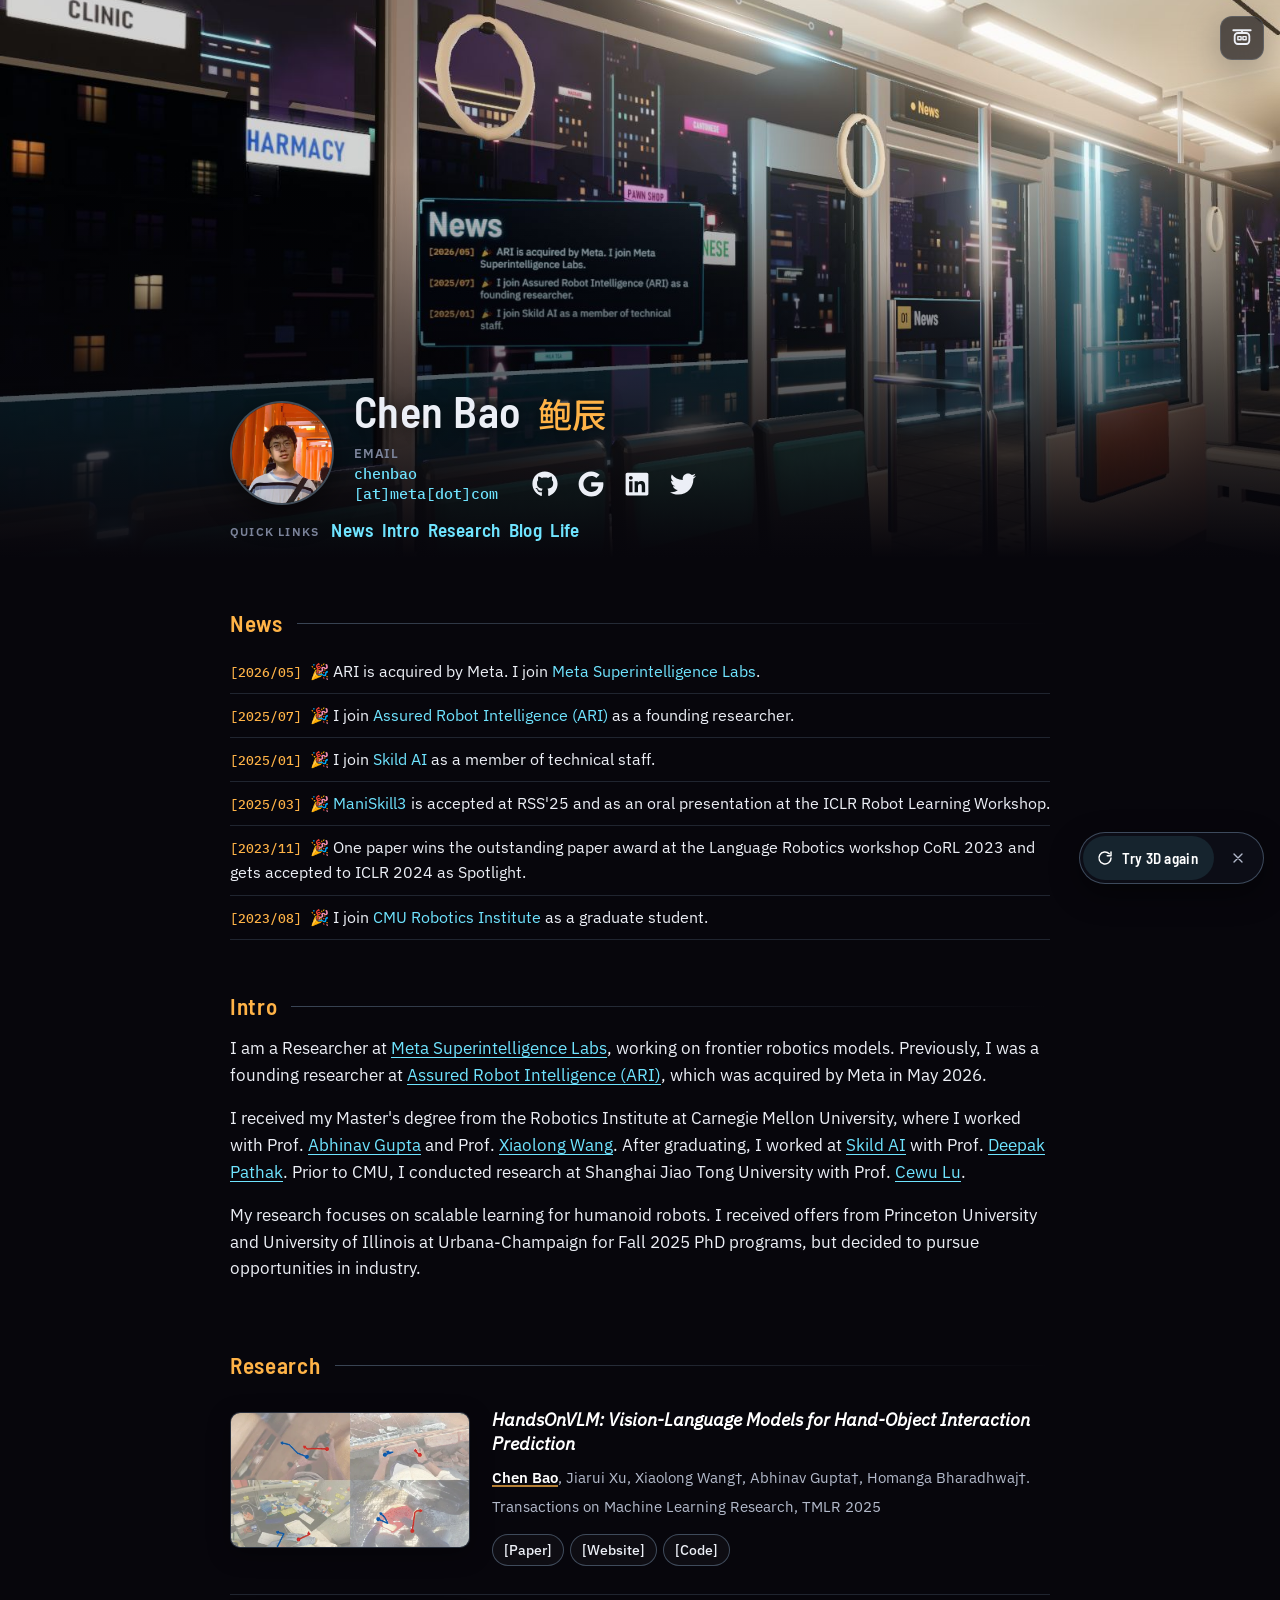
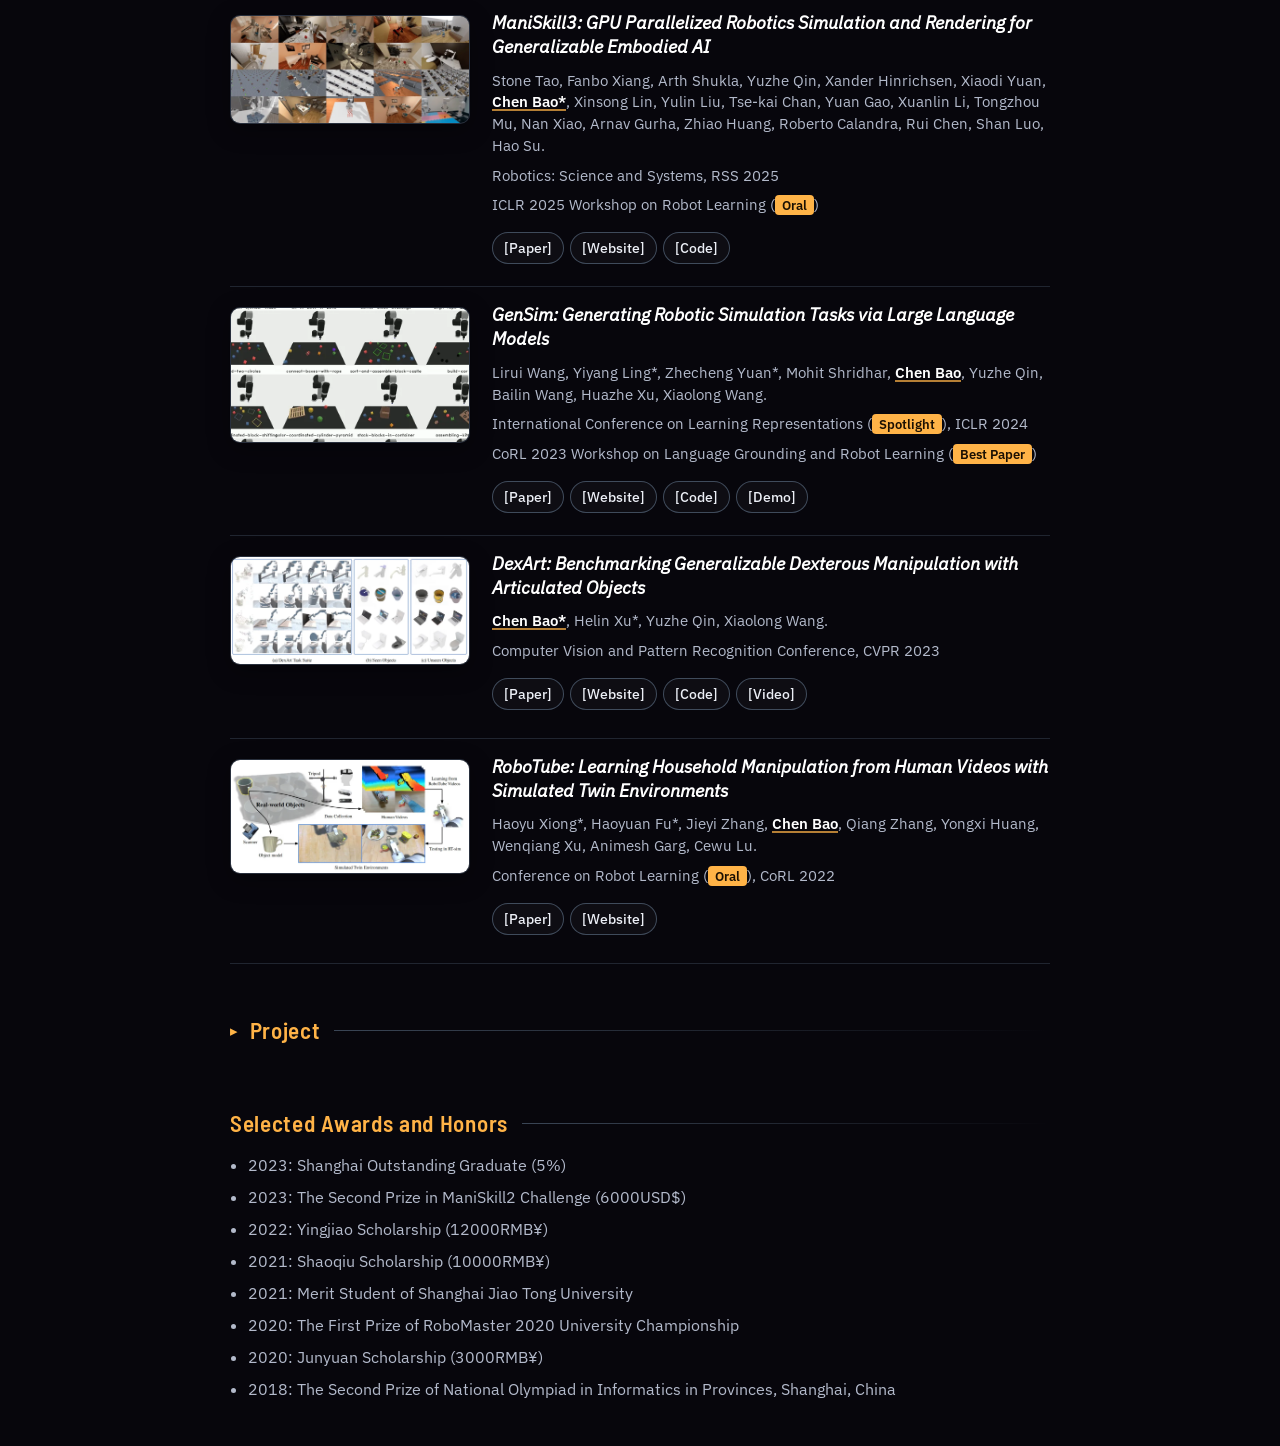
<file: index.html>
<!doctype html>
<!-- chenbao.tech | (c) 2026 Chen Bao | code: MIT, 3D model + artwork: CC BY 4.0, personal content: all rights reserved (see NOTICE.md). If you reuse anything, please credit "Based on chenbao.tech by Chen Bao" with a link to https://chenbao.tech -->
<html lang="en" class="no-js">
<head>
<meta charset="utf-8">
<meta name="viewport" content="width=device-width, initial-scale=1, viewport-fit=cover">
<title>Chen Bao's Homepage</title>
<meta name="theme-color" content="#07060c">
<meta property="og:type" content="website">
<meta property="og:image" content="https://www.chenbao.tech/assets/poster.jpg">
<meta name="twitter:card" content="summary_large_image">
<link rel="canonical" href="https://www.chenbao.tech/">
<link rel="icon" href="data:image/svg+xml,%3Csvg xmlns='http://www.w3.org/2000/svg' viewBox='0 0 64 64'%3E%3Crect width='64' height='64' rx='14' fill='%2307060c'/%3E%3Crect x='8' y='12' width='48' height='4' rx='2' fill='%236fe4ff'/%3E%3Crect x='30' y='16' width='4' height='6' fill='%236fe4ff'/%3E%3Crect x='12' y='22' width='40' height='28' rx='8' fill='%23ffb347'/%3E%3Crect x='17' y='28' width='12' height='10' rx='2' fill='%2307060c'/%3E%3Crect x='35' y='28' width='12' height='10' rx='2' fill='%2307060c'/%3E%3C/svg%3E">
<script data-cfasync="false">
/* Mode before first paint: ride (3D) | text (plain page) | static (no WebGL: poster + text). JS off = plain page.
   Pre-flight (before three.js or any 3D asset loads): a device that cannot run the ride smoothly gets the text view
   with a "try 3D again" notice (class "auto"): no WebGL2 context without a major performance caveat, a software
   renderer, GPU limits too small for the screen, <= 2 GB memory, Save-Data / prefers-reduced-data, or a
   verdict stored by an earlier visit whose 3D failed at run time (main.js). ?force3d=1 skips every check, ?nogl=1 and
   ?text=1 force the plain page. The probe's numbers stay in window.__gpu, its verdict in window.__auto (tests). */
(function () {
  var d = document.documentElement, q = new URLSearchParams(location.search), why = '', mode = 'ride', st = null;
  try {   // {v:'text', why, until}: an earlier run failed | {v:'try', until}: the visitor asked for 3D (skip heuristics)
    st = JSON.parse(localStorage.getItem('cb3d') || 'null');
    if (st && !(st.until > Date.now())) { localStorage.removeItem('cb3d'); st = null; }
  } catch (e) { st = null; }
  function probe() {
    var cv = document.createElement('canvas'), gl = null, g = window.__gpu = {}, A = { antialias: false, depth: false, stencil: false, powerPreference: 'high-performance' };
    try { A.failIfMajorPerformanceCaveat = true; gl = cv.getContext('webgl2', A); } catch (e) { gl = null; }
    if (!gl) {   // no hardware context: a software fallback exists (caveat) or no WebGL2 at all (static)
      var sw = null; try { A.failIfMajorPerformanceCaveat = false; sw = document.createElement('canvas').getContext('webgl2', A); } catch (e) { sw = null; }
      if (sw) { var l0 = sw.getExtension('WEBGL_lose_context'); if (l0) l0.loseContext(); return 'caveat'; }
      mode = 'static'; return '';
    }
    var r = String(gl.getParameter(gl.RENDERER) || '');
    if (/^(webkit|mozilla)?\s*webgl$|^webkit$/i.test(r)) { var ex = gl.getExtension('WEBGL_debug_renderer_info'); if (ex) r = String(gl.getParameter(ex.UNMASKED_RENDERER_WEBGL) || r); }
    var vp = gl.getParameter(gl.MAX_VIEWPORT_DIMS);
    g.renderer = r; g.maxTex = gl.getParameter(gl.MAX_TEXTURE_SIZE); g.maxRb = Math.min(gl.getParameter(gl.MAX_RENDERBUFFER_SIZE), vp[0], vp[1]);
    var lose = gl.getExtension('WEBGL_lose_context'); if (lose) lose.loseContext();
    if (/swiftshader|llvmpipe|softpipe|lavapipe|software|basic render|mesa offscreen|\bwarp\b/i.test(r)) return 'software';
    if (g.maxTex < 2048 || g.maxRb < Math.max(2048, screen.width, screen.height, innerWidth, innerHeight)) return 'limits';
    return '';
  }
  if (q.get('nogl') === '1' || !window.WebGL2RenderingContext) mode = 'static';
  else if (q.get('text') === '1') mode = 'text';
  else if (q.get('force3d') !== '1') {
    // no core-count rule: iOS WebKit reports a clamped / randomised hardwareConcurrency (2, or 4|8), not the real cores
    var c = navigator.connection, mem = navigator.deviceMemory;
    var tried = !!(st && st.v === 'try');   // the visitor asked for 3D: only an impossible context keeps it off
    if (st && st.v === 'text') why = st.why || 'stored';
    else if (!tried) {
      if ((c && c.saveData) || matchMedia('(prefers-reduced-data: reduce)').matches) why = 'data';
      else if (mem && mem <= 2) why = 'memory';
    }
    if (!why) { var p = probe(); if (!tried) why = p; }
  }
  window.__auto = why;
  d.className = 'js ' + (mode === 'static' ? 'static text' : mode === 'text' ? 'text' : why ? 'text auto' : 'ride');
  if (q.get('ui') === '0') d.className += ' no-ui';
  if ('scrollRestoration' in history) history.scrollRestoration = 'manual';
  // watchdog: if the page scripts never start (blocked, old browser), fall back to the plain page
  setTimeout(function () { if (!window.__uiReady) d.className = 'js static text'; }, 10000);
})();
</script>
<link rel="preload" href="assets/poster.jpg?v=20260928a" as="image" fetchpriority="high" media="(min-aspect-ratio: 4/5)">
<link rel="preload" href="assets/poster-portrait.jpg?v=20260928a" as="image" fetchpriority="high" media="(max-aspect-ratio: 799/1000)">
<link rel="preload" href="assets/fonts/barlow-semi-condensed-600.woff2" as="font" type="font/woff2" crossorigin>
<link rel="preload" href="assets/fonts/ibm-plex-sans-var.woff2" as="font" type="font/woff2" crossorigin>
<link rel="preconnect" href="https://cdn.jsdelivr.net" crossorigin>
<link rel="stylesheet" href="css/site.css?v=20260928a">
  <!-- Matomo -->
  <script>
    var _paq = window._paq = window._paq || [];
    /* tracker methods like "setCustomDimension" should be called before "trackPageView" */
    _paq.push(["setDocumentTitle", document.domain + "/" + document.title]);
    _paq.push(["setCookieDomain", "*.www.chenbao.tech"]);
    _paq.push(["setDomains", ["*.www.chenbao.tech"]]);
    _paq.push(['trackPageView']);
    _paq.push(['enableLinkTracking']);
    (function() {
      var u="https://chenbaotech.matomo.cloud/";
      _paq.push(['setTrackerUrl', u+'matomo.php']);
      _paq.push(['setSiteId', '1']);
      var d=document, g=d.createElement('script'), s=d.getElementsByTagName('script')[0];
      g.async=true; g.src='https://cdn.matomo.cloud/chenbaotech.matomo.cloud/matomo.js'; s.parentNode.insertBefore(g,s);
    })();
  </script>
  <!-- End Matomo Code -->
<script type="importmap" data-cfasync="false">
{ "imports": {
  "three": "https://cdn.jsdelivr.net/npm/three@0.180.0/build/three.module.js",
  "three/addons/": "https://cdn.jsdelivr.net/npm/three@0.180.0/examples/jsm/"
} }
</script>
<script type="module" src="js/main.js?v=20260928a" data-cfasync="false"></script>
</head>
<body>
<a class="skip" href="#content">Skip to content</a>
<div id="stage" aria-hidden="true">
  <picture>
    <source media="(max-aspect-ratio: 799/1000)" srcset="assets/poster-portrait.jpg?v=20260928a" width="780" height="1688">
    <img class="poster" src="assets/poster.jpg?v=20260928a" alt="" width="1600" height="1000" decoding="async">
  </picture>
  <canvas id="gl"></canvas>
</div>
<div id="ride-ui"></div>

<header id="identity" data-role="identity">
  <img class="avatar" src="images/sfphoto.jpg" alt="" width="128" height="128" loading="lazy" decoding="async">
  <h1 class="name"><span class="name-en">Chen Bao</span> <span class="name-zh" lang="zh-CN">鲍辰</span></h1>
  <div class="contact">
    <div class="details">
      <h2 class="details-h">EMAIL</h2>
      <p><a href="mailto:chenbao@meta.com">chenbao<br>[at]meta[dot]com</a></p>
    </div>
    <!-- icon links as on the source page; accessible names = its link texts (shown there until the icon font loads).
         Icons: Font Awesome Free 5.9.0 brands (CC BY 4.0), the set the source page uses. -->
    <ul class="social">
      <li><a href="https://github.com/Kami-code" target="_blank" aria-label="GitHub"><svg class="ico" viewBox="0 0 496 512" aria-hidden="true" focusable="false"><path fill="currentColor" d="M165.9 397.4c0 2-2.3 3.6-5.2 3.6-3.3.3-5.6-1.3-5.6-3.6 0-2 2.3-3.6 5.2-3.6 3-.3 5.6 1.3 5.6 3.6zm-31.1-4.5c-.7 2 1.3 4.3 4.3 4.9 2.6 1 5.6 0 6.2-2s-1.3-4.3-4.3-5.2c-2.6-.7-5.5.3-6.2 2.3zm44.2-1.7c-2.9.7-4.9 2.6-4.6 4.9.3 2 2.9 3.3 5.9 2.6 2.9-.7 4.9-2.6 4.6-4.6-.3-1.9-3-3.2-5.9-2.9zM244.8 8C106.1 8 0 113.3 0 252c0 110.9 69.8 205.8 169.5 239.2 12.8 2.3 17.3-5.6 17.3-12.1 0-6.2-.3-40.4-.3-61.4 0 0-70 15-84.7-29.8 0 0-11.4-29.1-27.8-36.6 0 0-22.9-15.7 1.6-15.4 0 0 24.9 2 38.6 25.8 21.9 38.6 58.6 27.5 72.9 20.9 2.3-16 8.8-27.1 16-33.7-55.9-6.2-112.3-14.3-112.3-110.5 0-27.5 7.6-41.3 23.6-58.9-2.6-6.5-11.1-33.3 2.6-67.9 20.9-6.5 69 27 69 27 20-5.6 41.5-8.5 62.8-8.5s42.8 2.9 62.8 8.5c0 0 48.1-33.6 69-27 13.7 34.7 5.2 61.4 2.6 67.9 16 17.7 25.8 31.5 25.8 58.9 0 96.5-58.9 104.2-114.8 110.5 9.2 7.9 17 22.9 17 46.4 0 33.7-.3 75.4-.3 83.6 0 6.5 4.6 14.4 17.3 12.1C428.2 457.8 496 362.9 496 252 496 113.3 383.5 8 244.8 8zM97.2 352.9c-1.3 1-1 3.3.7 5.2 1.6 1.6 3.9 2.3 5.2 1 1.3-1 1-3.3-.7-5.2-1.6-1.6-3.9-2.3-5.2-1zm-10.8-8.1c-.7 1.3.3 2.9 2.3 3.9 1.6 1 3.6.7 4.3-.7.7-1.3-.3-2.9-2.3-3.9-2-.6-3.6-.3-4.3.7zm32.4 35.6c-1.6 1.3-1 4.3 1.3 6.2 2.3 2.3 5.2 2.6 6.5 1 1.3-1.3.7-4.3-1.3-6.2-2.2-2.3-5.2-2.6-6.5-1zm-11.4-14.7c-1.6 1-1.6 3.6 0 5.9 1.6 2.3 4.3 3.3 5.6 2.3 1.6-1.3 1.6-3.9 0-6.2-1.4-2.3-4-3.3-5.6-2z"/></svg></a></li>
      <li><a href="https://scholar.google.com/citations?user=HOngPZAAAAAJ" target="_blank" aria-label="Scholar"><svg class="ico" viewBox="0 0 488 512" aria-hidden="true" focusable="false"><path fill="currentColor" d="M488 261.8C488 403.3 391.1 504 248 504 110.8 504 0 393.2 0 256S110.8 8 248 8c66.8 0 123 24.5 166.3 64.9l-67.5 64.9C258.5 52.6 94.3 116.6 94.3 256c0 86.5 69.1 156.6 153.7 156.6 98.2 0 135-70.4 140.8-106.9H248v-85.3h236.1c2.3 12.7 3.9 24.9 3.9 41.4z"/></svg></a></li>
      <li><a href="https://www.linkedin.com/in/chenbao1" target="_blank" aria-label="LinkedIn"><svg class="ico" viewBox="0 0 448 512" aria-hidden="true" focusable="false"><path fill="currentColor" d="M416 32H31.9C14.3 32 0 46.5 0 64.3v383.4C0 465.5 14.3 480 31.9 480H416c17.6 0 32-14.5 32-32.3V64.3c0-17.8-14.4-32.3-32-32.3zM135.4 416H69V202.2h66.5V416zm-33.2-243c-21.3 0-38.5-17.3-38.5-38.5S80.9 96 102.2 96c21.2 0 38.5 17.3 38.5 38.5 0 21.3-17.2 38.5-38.5 38.5zm282.1 243h-66.4V312c0-24.8-.5-56.7-34.5-56.7-34.6 0-39.9 27-39.9 54.9V416h-66.4V202.2h63.7v29.2h.9c8.9-16.8 30.6-34.5 62.9-34.5 67.2 0 79.7 44.3 79.7 101.9V416z"/></svg></a></li>
      <li><a href="https://twitter.com/chenbao191541" target="_blank" aria-label="Twitter"><svg class="ico" viewBox="0 0 512 512" aria-hidden="true" focusable="false"><path fill="currentColor" d="M459.37 151.716c.325 4.548.325 9.097.325 13.645 0 138.72-105.583 298.558-298.558 298.558-59.452 0-114.68-17.219-161.137-47.106 8.447.974 16.568 1.299 25.34 1.299 49.055 0 94.213-16.568 130.274-44.832-46.132-.975-84.792-31.188-98.112-72.772 6.498.974 12.995 1.624 19.818 1.624 9.421 0 18.843-1.3 27.614-3.573-48.081-9.747-84.143-51.98-84.143-102.985v-1.299c13.969 7.797 30.214 12.67 47.431 13.319-28.264-18.843-46.781-51.005-46.781-87.391 0-19.492 5.197-37.36 14.294-52.954 51.655 63.675 129.3 105.258 216.365 109.807-1.624-7.797-2.599-15.918-2.599-24.04 0-57.828 46.782-104.934 104.934-104.934 30.213 0 57.502 12.67 76.67 33.137 23.715-4.548 46.456-13.32 66.599-25.34-7.798 24.366-24.366 44.833-46.132 57.827 21.117-2.273 41.584-8.122 60.426-16.243-14.292 20.791-32.161 39.308-52.628 54.253z"/></svg></a></li>
    </ul>
  </div>
  <nav class="quick-links" data-role="quick-links" aria-labelledby="ql-label">
    <p class="menu-label" id="ql-label"><b>Quick Links</b></p>
    <ul>
      <li><a href="#news">News</a></li>
      <li><a href="#intro">Intro</a></li>
      <li><a href="#research">Research</a></li>
      <li><a href="blog">Blog</a></li>
      <li><a href="life.html">Life</a></li>
    </ul>
  </nav>
</header>

<main id="content">

  <section id="news" data-stop="news">
    <h2>News</h2>
    <ul class="news">
      <li><span><time datetime="2026-05">[2026/05]</time> 🎉 ARI is acquired by Meta. I join <a href="https://ai.meta.com/">Meta Superintelligence Labs</a>.</span></li>
      <li><span><time datetime="2025-07">[2025/07]</time> 🎉 I join <a href="https://www.linkedin.com/company/arirobots">Assured Robot Intelligence (ARI)</a> as a founding researcher.</span></li>
      <li><span><time datetime="2025-01">[2025/01]</time> 🎉 I join <a href="https://www.skild.ai/">Skild AI</a> as a member of technical staff.</span></li>
      <li><span><time datetime="2025-03">[2025/03]</time> 🎉 <a href="https://github.com/haosulab/ManiSkill">ManiSkill3</a> is accepted at RSS'25 and as an oral presentation at the ICLR Robot Learning Workshop.</span></li>
      <li><span><time datetime="2023-11">[2023/11]</time> 🎉 One paper wins the outstanding paper award at the Language Robotics workshop CoRL 2023 and gets accepted to ICLR 2024 as Spotlight. </span></li>
      <li><span><time datetime="2023-08">[2023/08]</time> 🎉 I join <a href="https://www.ri.cmu.edu/">CMU Robotics Institute</a> as a graduate student.</span></li>
    </ul>
  </section>

  <section id="intro" data-stop="intro">
    <h2>Intro</h2>
    <p>I am a Researcher at <a href="https://ai.meta.com/" target="_blank">Meta Superintelligence Labs</a>, working on frontier robotics models. Previously, I was a founding researcher at <a href="https://www.linkedin.com/company/arirobots" target="_blank">Assured Robot Intelligence (ARI)</a>, which was acquired by Meta in May 2026.</p>
    <p>I received my Master's degree from the Robotics Institute at Carnegie Mellon University, where I worked with Prof. <a href="http://www.cs.cmu.edu/~abhinavg/" target="_blank">Abhinav Gupta</a> and Prof. <a href="https://xiaolonw.github.io/index.html" target="_blank">Xiaolong Wang</a>. After graduating, I worked at <a href="https://www.skild.ai/" target="_blank">Skild AI</a> with Prof. <a href="https://www.cs.cmu.edu/~dpathak/" target="_blank">Deepak Pathak</a>. Prior to CMU, I conducted research at Shanghai Jiao Tong University with Prof. <a href="https://www.mvig.org/" target="_blank">Cewu Lu</a>.</p>
    <p>My research focuses on scalable learning for humanoid robots. I received offers from Princeton University and University of Illinois at Urbana-Champaign for Fall 2025 PhD programs, but decided to pursue opportunities in industry.</p>
  </section>

  <section id="research" data-group="research">
    <h2>Research</h2>

    <article id="paper-handsonvlm" class="paper" data-stop="paper-handsonvlm"
             data-media="assets/papers/handsonvlm.mp4" data-media-type="video" data-media-w="704" data-media-h="396"
             data-poster="assets/papers/handsonvlm.jpg" data-still="assets/papers/handsonvlm.webp"
             data-original="images/research/2024_handsonvlm.gif">
      <figure class="teaser">
        <picture>
          <source type="image/webp" srcset="assets/papers/handsonvlm.webp">
          <img src="assets/papers/handsonvlm.jpg" width="853" height="480" alt="" loading="lazy" decoding="async">
        </picture>
      </figure>
      <h3 class="title"><i>HandsOnVLM: Vision-Language Models for Hand-Object Interaction Prediction</i></h3>
      <p class="authors"><b>Chen Bao</b>, Jiarui Xu, Xiaolong Wang†, Abhinav Gupta†, Homanga Bharadhwaj†.</p>
      <p class="venue">Transactions on Machine Learning Research, TMLR 2025</p>
      <p class="links">
        <a href="https://arxiv.org/abs/2412.13187" target="_blank">[<u>Paper</u>]</a>
        <a href="https://www.chenbao.tech/handsonvlm/" target="_blank">[<u>Website</u>]</a>
        <a href="https://github.com/Kami-code/HandsOnVLM-release" target="_blank">[<u>Code</u>]</a>
      </p>
    </article>

    <article id="paper-maniskill3" class="paper" data-stop="paper-maniskill3"
             data-media="assets/papers/maniskill3.webp" data-media-type="image" data-media-w="1024" data-media-h="461"
             data-poster="assets/papers/maniskill3.jpg"
             data-original="images/research/2024_maniskill3.jpg">
      <figure class="teaser">
        <picture>
          <source type="image/webp" srcset="assets/papers/maniskill3.webp">
          <img src="assets/papers/maniskill3.jpg" width="1024" height="461" alt="" loading="lazy" decoding="async">
        </picture>
      </figure>
      <h3 class="title"><i>ManiSkill3: GPU Parallelized Robotics Simulation and Rendering for Generalizable Embodied AI</i></h3>
      <p class="authors">Stone Tao, Fanbo Xiang, Arth Shukla, Yuzhe Qin, Xander Hinrichsen, Xiaodi Yuan, <b>Chen Bao*</b>, Xinsong Lin, Yulin Liu, Tse-kai Chan, Yuan Gao, Xuanlin Li, Tongzhou Mu, Nan Xiao, Arnav Gurha, Zhiao Huang, Roberto Calandra, Rui Chen, Shan Luo, Hao Su.</p>
      <p class="venue">Robotics: Science and Systems, RSS 2025</p>
      <p class="venue">ICLR 2025 Workshop on Robot Learning (<span class="badge">Oral</span>)</p>
      <p class="links">
        <a href="https://arxiv.org/abs/2410.00425" target="_blank">[<u>Paper</u>]</a>
        <a href="https://www.maniskill.ai/home" target="_blank">[<u>Website</u>]</a>
        <a href="https://github.com/haosulab/ManiSkill" target="_blank">[<u>Code</u>]</a>
      </p>
    </article>

    <article id="paper-gensim" class="paper" data-stop="paper-gensim"
             data-media="assets/papers/gensim.mp4" data-media-type="video" data-media-w="600" data-media-h="338"
             data-poster="assets/papers/gensim.jpg" data-still="assets/papers/gensim.webp"
             data-original="images/research/2023_gensim.gif">
      <figure class="teaser">
        <picture>
          <source type="image/webp" srcset="assets/papers/gensim.webp">
          <img src="assets/papers/gensim.jpg" width="600" height="338" alt="" loading="lazy" decoding="async">
        </picture>
      </figure>
      <h3 class="title"><i>GenSim: Generating Robotic Simulation Tasks via Large Language Models</i></h3>
      <p class="authors">Lirui Wang, Yiyang Ling*, Zhecheng Yuan*, Mohit Shridhar, <b>Chen Bao</b>, Yuzhe Qin, Bailin Wang, Huazhe Xu, Xiaolong Wang.</p>
      <p class="venue">International Conference on Learning Representations (<span class="badge">Spotlight</span>), ICLR 2024</p>
      <p class="venue">CoRL 2023 Workshop on Language Grounding and Robot Learning (<span class="badge">Best Paper</span>)</p>
      <p class="links">
        <a href="https://arxiv.org/abs/2310.01361" target="_blank">[<u>Paper</u>]</a>
        <a href="https://liruiw.github.io/gensim/" target="_blank">[<u>Website</u>]</a>
        <a href="https://github.com/liruiw/GenSim" target="_blank">[<u>Code</u>]</a>
        <a href="https://huggingface.co/spaces/Gen-Sim/Gen-Sim" target="_blank">[<u>Demo</u>]</a>
      </p>
    </article>

    <article id="paper-dexart" class="paper" data-stop="paper-dexart"
             data-media="assets/papers/dexart.webp" data-media-type="image" data-media-w="1024" data-media-h="463"
             data-poster="assets/papers/dexart.jpg"
             data-original="images/research/2023_dexart.png">
      <figure class="teaser">
        <picture>
          <source type="image/webp" srcset="assets/papers/dexart.webp">
          <img src="assets/papers/dexart.jpg" width="1024" height="463" alt="" loading="lazy" decoding="async">
        </picture>
      </figure>
      <h3 class="title"><i>DexArt: Benchmarking Generalizable Dexterous Manipulation with Articulated Objects</i></h3>
      <p class="authors"><b>Chen Bao*</b>, Helin Xu*, Yuzhe Qin, Xiaolong Wang.</p>
      <p class="venue">Computer Vision and Pattern Recognition Conference, CVPR 2023</p>
      <p class="links">
        <a href="https://arxiv.org/abs/2305.05706" target="_blank">[<u>Paper</u>]</a>
        <a href="https://www.chenbao.tech/dexart/" target="_blank">[<u>Website</u>]</a>
        <a href="https://github.com/Kami-code/dexart-release" target="_blank">[<u>Code</u>]</a>
        <a href="https://www.youtube.com/watch?v=V_EYQJO1W_U" target="_blank">[<u>Video</u>]</a>
      </p>
    </article>

    <article id="paper-robotube" class="paper" data-stop="paper-robotube"
             data-media="assets/papers/robotube.webp" data-media-type="image" data-media-w="1024" data-media-h="487"
             data-poster="assets/papers/robotube.jpg"
             data-original="images/research/2022_robotube.png">
      <figure class="teaser">
        <picture>
          <source type="image/webp" srcset="assets/papers/robotube.webp">
          <img src="assets/papers/robotube.jpg" width="1024" height="487" alt="" loading="lazy" decoding="async">
        </picture>
      </figure>
      <h3 class="title"><i>RoboTube: Learning Household Manipulation from Human Videos with Simulated Twin Environments</i></h3>
      <p class="authors">Haoyu Xiong*, Haoyuan Fu*, Jieyi Zhang, <b>Chen Bao</b>, Qiang Zhang, Yongxi Huang, Wenqiang Xu, Animesh Garg, Cewu Lu.</p>
      <p class="venue">Conference on Robot Learning (<span class="badge">Oral</span>), CoRL 2022</p>
      <p class="links">
        <a href="https://proceedings.mlr.press/v205/xiong23a.html" target="_blank">[<u>Paper</u>]</a>
        <a href="https://www.robotube.org/" target="_blank">[<u>Website</u>]</a>
      </p>
    </article>
  </section>

  <section id="project" data-stop="project">
    <!-- collapsed on the plain page, as on the source page; opened at its ride stop -->
    <details class="project-box">
      <summary><h2>Project</h2></summary>
      <h3 class="year">2021</h3>
      <article id="project-oasis2200" class="project"
               data-media="assets/projects/oasis2200-gameplay.mp4" data-media-type="video" data-media-w="720" data-media-h="406"
               data-poster="assets/projects/oasis2200-gameplay.jpg"
               data-still="assets/projects/oasis2200.webp" data-teaser="assets/projects/oasis2200-teaser.webp"
               data-original="oasis2200/main.png">
        <figure class="teaser">
          <picture>
            <source type="image/webp" srcset="assets/projects/oasis2200.webp">
            <img src="assets/projects/oasis2200.jpg" width="720" height="405" alt="" loading="lazy" decoding="async">
          </picture>
        </figure>
        <h4 class="title"><i>Oasis 2200: An Online Multiplayer Battle Game</i></h4>
        <p class="authors"><b>Chen Bao*</b>, Boyang Zheng*, Zihong Lin*, Chen Liang*</p>
        <p class="venue">Course Project of SE128 @ SJTU, 2021</p>
        <p class="links">
          <a href="https://www.taptap.cn/app/221746" target="_blank">[<u>TapTap</u>]</a>
          <a href="./oasis2200" target="_blank">[<u>Website</u>]</a>
          <a href="./oasis2200/Oasis2200v3.1.apk" target="_blank">[<u>APK Download</u>]</a>
        </p>
      </article>
    </details>
  </section>

  <section id="awards" data-stop="awards">
    <h2 id="Selected Awards and Honors">Selected Awards and Honors</h2>
    <ul class="awards">
      <li>2023: Shanghai Outstanding Graduate (5%)</li>
      <li>2023: The Second Prize in ManiSkill2 Challenge (6000USD$)</li>
      <li>2022: Yingjiao Scholarship (12000RMB¥)</li>
      <li>2021: Shaoqiu Scholarship (10000RMB¥)</li>
      <li>2021: Merit Student of Shanghai Jiao Tong University</li>
      <li>2020: The First Prize of RoboMaster 2020 University Championship</li>
      <li>2020: Junyuan Scholarship (3000RMB¥)</li>
      <li>2018: The Second Prize of National Olympiad in Informatics in Provinces, Shanghai, China</li>
    </ul>
  </section>

</main>

<div id="track" aria-hidden="true"></div>
</body>
</html>
</file>
<file: css/site.css>
/*! chenbao.tech | (c) 2026 Chen Bao | MIT License | https://chenbao.tech | please credit: "Based on chenbao.tech by Chen Bao" */
/* chenbao.tech v2 — first-person monorail ride
   Default styles = plain page (JS off, ?text=1, ?nogl=1). html.ride = 3D ride with overlay cards. */

/* Self-hosted fonts (latin subsets from Google Fonts; SIL Open Font License 1.1: Barlow Semi Condensed,
   IBM Plex Sans / Mono, Noto Sans SC = only the two glyphs of the name). No third-party request can block paint. */
@font-face { font-family: "Barlow Semi Condensed"; font-style: normal; font-weight: 500; font-display: swap;
  src: url(../assets/fonts/barlow-semi-condensed-500.woff2) format("woff2");
  unicode-range: U+0000-00FF, U+0131, U+0152-0153, U+02BB-02BC, U+02C6, U+02DA, U+02DC, U+0304, U+0308, U+0329, U+2000-206F, U+20AC, U+2122, U+2191, U+2193, U+2212, U+2215, U+FEFF, U+FFFD; }
@font-face { font-family: "Barlow Semi Condensed"; font-style: normal; font-weight: 600; font-display: swap;
  src: url(../assets/fonts/barlow-semi-condensed-600.woff2) format("woff2");
  unicode-range: U+0000-00FF, U+0131, U+0152-0153, U+02BB-02BC, U+02C6, U+02DA, U+02DC, U+0304, U+0308, U+0329, U+2000-206F, U+20AC, U+2122, U+2191, U+2193, U+2212, U+2215, U+FEFF, U+FFFD; }
@font-face { font-family: "IBM Plex Mono"; font-style: normal; font-weight: 500; font-display: swap;
  src: url(../assets/fonts/ibm-plex-mono-500.woff2) format("woff2");
  unicode-range: U+0000-00FF, U+0131, U+0152-0153, U+02BB-02BC, U+02C6, U+02DA, U+02DC, U+0304, U+0308, U+0329, U+2000-206F, U+20AC, U+2122, U+2191, U+2193, U+2212, U+2215, U+FEFF, U+FFFD; }
@font-face { font-family: "IBM Plex Sans"; font-style: normal; font-weight: 400 600; font-display: swap;
  src: url(../assets/fonts/ibm-plex-sans-var.woff2) format("woff2");
  unicode-range: U+0000-00FF, U+0131, U+0152-0153, U+02BB-02BC, U+02C6, U+02DA, U+02DC, U+0304, U+0308, U+0329, U+2000-206F, U+20AC, U+2122, U+2191, U+2193, U+2212, U+2215, U+FEFF, U+FFFD; }
@font-face { font-family: "IBM Plex Sans"; font-style: italic; font-weight: 400; font-display: swap;
  src: url(../assets/fonts/ibm-plex-sans-italic-400.woff2) format("woff2");
  unicode-range: U+0000-00FF, U+0131, U+0152-0153, U+02BB-02BC, U+02C6, U+02DA, U+02DC, U+0304, U+0308, U+0329, U+2000-206F, U+20AC, U+2122, U+2191, U+2193, U+2212, U+2215, U+FEFF, U+FFFD; }
@font-face { font-family: "Noto Sans SC"; font-style: normal; font-weight: 500; font-display: swap;
  src: url(../assets/fonts/noto-sans-sc-500-name.woff2) format("woff2"); unicode-range: U+8FB0, U+9C8D; }

:root {
  --night: #07060c;
  --night-2: #0d0b16;
  --ink: #eceff6;
  --ink-dim: #b3bacb;
  --ink-faint: #7b839a;
  --cyan: #6fe4ff;
  --cyan-deep: #2bb8e0;
  --magenta: #ff5fae;
  --amber: #ffb347;
  --panel: rgba(8, 9, 16, 0.64);
  --panel-solid: rgba(9, 10, 18, 0.9);
  --line: rgba(175, 215, 255, 0.15);
  --line-strong: rgba(175, 215, 255, 0.3);
  --f-sign: "Barlow Semi Condensed", "Arial Narrow", "Roboto Condensed", system-ui, sans-serif;
  --f-body: "IBM Plex Sans", system-ui, -apple-system, "Segoe UI", Roboto, sans-serif;
  --f-mono: "IBM Plex Mono", ui-monospace, "SFMono-Regular", Consolas, monospace;
  --f-zh: "Noto Sans SC", "PingFang SC", "Hiragino Sans GB", "Microsoft YaHei", sans-serif;
  --hero-h: min(62vh, 620px);
  color-scheme: dark;
}

*, *::before, *::after { box-sizing: border-box; }
html { -webkit-text-size-adjust: 100%; background: var(--night); }
body {
  margin: 0; min-height: 100vh;
  font: 400 16px/1.62 var(--f-body);
  color: var(--ink); background: var(--night);
  -webkit-font-smoothing: antialiased;
  overflow-x: hidden;
}
a { color: var(--cyan); text-decoration: none; text-underline-offset: 3px; }
a:hover { text-decoration: underline; }
a:focus-visible, button:focus-visible { outline: 2px solid var(--amber); outline-offset: 2px; border-radius: 4px; }
img { max-width: 100%; height: auto; }
.name-zh { font-family: var(--f-zh); font-weight: 500; }

.skip { position: absolute; left: -9999px; top: 8px; z-index: 100; background: #000; color: #fff; padding: 10px 14px; border-radius: 8px; }
.skip:focus { left: 12px; }
/* ride mode: a fixed skip link, so focusing it (first Tab stop) does not scroll the document = move the ride */
html.ride .skip { position: fixed; }

/* ================= PLAIN PAGE (text view) ================= */

#stage { position: absolute; left: 0; right: 0; top: 0; height: var(--hero-h); overflow: hidden; z-index: 0; }
#stage picture { display: block; width: 100%; height: 100%; }
#stage .poster { display: block; width: 100%; height: 100%; object-fit: cover; object-position: 52% 40%; }
#stage::after {
  content: ""; position: absolute; inset: 0; pointer-events: none;
  background: linear-gradient(180deg, rgba(7, 6, 12, 0) 30%, rgba(7, 6, 12, 0.55) 70%, var(--night) 100%);
}
#stage canvas { display: none; }
#track { display: none; }

#identity, #content {
  position: relative; z-index: 1;
  max-width: 860px; margin: 0 auto; padding-left: 20px; padding-right: 20px;
}
#identity {
  padding-top: calc(var(--hero-h) - 170px);
  display: grid; grid-template-columns: auto 1fr; column-gap: 20px; align-items: end;
}
#identity .name, #identity .contact { grid-column: 2; }
#identity:has(.avatar[hidden]) { column-gap: 0; }
#identity .avatar {
  grid-column: 1; grid-row: 1 / span 2; width: 104px; height: 104px; border-radius: 50%; object-fit: cover;
  border: 2px solid var(--line-strong); background: #111; box-shadow: 0 8px 30px rgba(0, 0, 0, 0.5);
}
#identity .avatar[hidden] { display: none; }
#identity .name { margin: 0; font: 600 44px/1.05 var(--f-sign); letter-spacing: 0.01em; text-shadow: 0 2px 18px rgba(0, 0, 0, 0.6); }
#identity .name-zh { font-size: 0.78em; color: var(--amber); margin-left: 0.2em; }
.quick-links ul, .social {
  list-style: none; margin: 0; padding: 0; display: flex; flex-wrap: wrap; gap: 8px;
}
/* EMAIL + address (two lines, as on the source page) and the four icon links */
#identity .contact { display: flex; flex-wrap: wrap; align-items: flex-end; gap: 10px 26px; margin-top: 12px; }
.details-h { margin: 0 0 3px; font: 600 12.5px/1.2 var(--f-body); letter-spacing: 0.06em; color: var(--ink-faint); }
.details p { margin: 0; font: 500 15px/1.35 var(--f-mono); }
.social { gap: 4px; }
.social a {
  display: inline-flex; align-items: center; justify-content: center; width: 42px; height: 42px; border-radius: 10px;
  color: var(--ink); transition: background 0.2s, color 0.2s;
}
.social a:hover { background: rgba(111, 228, 255, 0.12); color: var(--cyan); }
svg.ico { display: block; width: 1em; height: 1em; }
.social .ico { width: 26px; height: 26px; }
/* inline-block, not flex: "[<u>Paper</u>]" stays one word ("[Paper]") for copy/paste and screen readers */
.links a {
  display: inline-block; padding: 7px 11px;
  border: 1px solid var(--line-strong); border-radius: 999px; background: rgba(255, 255, 255, 0.03);
  color: var(--ink); font: 500 13.5px/16px var(--f-body); text-decoration: none;
  transition: background 0.2s, border-color 0.2s, color 0.2s;
}
.links a:hover { background: rgba(111, 228, 255, 0.12); border-color: var(--cyan); color: #fff; }
.links a u { text-decoration: none; }
.quick-links { grid-column: 1 / -1; margin-top: 14px; display: flex; align-items: center; gap: 12px; flex-wrap: wrap; }
/* "Quick Links" in capitals, as the source page shows it (Bulma .menu-label) */
.quick-links .menu-label { margin: 0; font: 600 12px/1 var(--f-body); color: var(--ink-faint); text-transform: uppercase; letter-spacing: 0.1em; }
.quick-links .menu-label b { font-weight: 600; }
.quick-links a { font: 600 19px/1 var(--f-sign); letter-spacing: 0.02em; }

#content { padding-top: 12px; padding-bottom: 40px; }
#content section { padding-top: 28px; }
#content h2 {
  display: flex; align-items: center; gap: 14px; margin: 26px 0 14px;
  font: 600 23px/1.1 var(--f-sign); letter-spacing: 0.03em; color: var(--amber);
}
#content h2::after { content: ""; flex: 1; height: 1px; background: linear-gradient(90deg, var(--line-strong), transparent); }
#content h3.year { margin: 26px 0 10px; font: 500 13px/1 var(--f-mono); letter-spacing: 0.1em; color: var(--ink-faint); }
#intro p { color: var(--ink); font-size: 16.5px; }
#intro p a { text-decoration: underline; }
/* Project: a disclosure, collapsed on the plain page as on the source page */
#project summary { display: flex; align-items: center; gap: 12px; margin: 26px 0 14px; cursor: pointer; list-style: none; }
#project summary::-webkit-details-marker { display: none; }
#project summary::before { content: "\25B8"; color: var(--amber); font-size: 15px; line-height: 1; transition: transform 0.2s; }
#project details[open] > summary::before { transform: rotate(90deg); }
#project summary h2 { flex: 1; margin: 0; }

.paper, .project {
  display: grid; grid-template-columns: 240px 1fr; gap: 6px 22px; align-items: start;
  padding: 16px 0 22px; border-bottom: 1px solid var(--line);
}
.paper .teaser, .project .teaser { grid-row: 1 / span 5; margin: 4px 0 0; }
.teaser img {
  display: block; width: 100%; border-radius: 10px; border: 1px solid var(--line);
  background: #10121a; box-shadow: 0 6px 22px rgba(0, 0, 0, 0.35);
}
.paper .title, .project .title { margin: 0; font: 600 18px/1.35 var(--f-body); color: #fff; }
.authors { margin: 4px 0 0; color: var(--ink-dim); font-size: 14.5px; line-height: 1.5; }
.authors b { color: #fff; font-weight: 600; box-shadow: inset 0 -2px 0 rgba(255, 179, 71, 0.7); }
.venue { margin: 2px 0 0; color: var(--ink-dim); font-size: 14.5px; line-height: 1.5; }
.badge {
  display: inline-block; padding: 0 7px; border-radius: 4px; font-weight: 600; font-size: 0.92em;
  color: #1b1003; background: var(--amber);
}
.links { margin: 10px 0 0; display: flex; flex-wrap: wrap; gap: 6px; }

.news { list-style: none; margin: 0; padding: 0; }
.news li { padding: 9px 0; border-bottom: 1px solid var(--line); font-size: 15.5px; }
.news time { font: 500 13px/1 var(--f-mono); color: var(--amber); margin-right: 4px; }

.awards { margin: 0; padding-left: 18px; color: var(--ink-dim); }
.awards li { padding: 3px 0; }

.credit { margin: 40px 0 0; color: var(--ink-faint); font-size: 13px; }

@media (max-width: 700px) {
  :root { --hero-h: 46vh; }
  #identity { padding-top: calc(var(--hero-h) - 120px); column-gap: 14px; }
  #identity .avatar { width: 72px; height: 72px; grid-row: 1; }
  #identity .contact { grid-column: 1 / -1; }
  #identity .name { font-size: 34px; }
  .social a { width: 44px; height: 44px; }
  .details a { display: inline-block; padding: 2px 0; }
  .links a { padding: 13px 13px; }
  .quick-links a { display: inline-flex; align-items: center; justify-content: center; min-height: 44px; min-width: 44px; padding: 0 6px; }
  .quick-links ul { gap: 0 4px; }
  .paper, .project { grid-template-columns: 1fr; }
  .paper .teaser, .project .teaser { grid-row: auto; margin-bottom: 8px; }
}
/* the source page hides its Quick Links on phones (Bulma is-hidden-mobile, < 769 px) */
@media (max-width: 768px) { html:not(.ride) .quick-links { display: none; } }

/* ================= RIDE MODE ================= */

html.ride, html.ride body { background: #030307; }
html.ride { scroll-snap-type: y proximity; }
/* touch screens: the stops are discrete (ui.js: one swipe or dock tap = one stop, the ride's target is the chosen
   stop), so the page itself does not scroll in ride mode: no scroll track, nothing for the root to rubber-band or
   pull-to-refresh, and a card that scrolls keeps its scroll to itself */
@media (pointer: coarse) {
  html.ride { scroll-snap-type: none; overscroll-behavior: none; }
  html.ride body { min-height: 0; }
}
html.ride body { overflow-x: hidden; }
/* no double-tap-to-zoom wait / zoom on the ride controls (two quick taps on › = two stops) */
#dock button, #tools button, #rail a { touch-action: manipulation; }

/* pan-y: a sideways drag on the 3D view is the look-around (ride.js); pinch-zoom stays available */
html.ride #stage { position: fixed; inset: 0; height: auto; touch-action: pan-y; touch-action: pan-y pinch-zoom; }
html.ride #stage .poster { object-position: 50% 45%; }
html.ride #stage::after {
  background:
    radial-gradient(120% 90% at 55% 45%, rgba(0, 0, 0, 0) 55%, rgba(0, 0, 0, 0.38) 100%);
}
html.ride #stage canvas { display: block; position: absolute; inset: 0; width: 100%; height: 100%; opacity: 0; transition: opacity 0.9s ease; }
html.ride.gl-ready #stage canvas { opacity: 1; }
html.ride.gl-ready #stage .poster { visibility: hidden; transition: visibility 0s 1s; }
html.ride #track { display: block; }
html.ride #track .snap { height: 100vh; height: 100svh; scroll-snap-align: start; }
@media (pointer: coarse) { html.ride #track { display: none; } }

/* --- glass panel shared look --- */
html.ride #identity, html.ride main#content [data-stop], #rail, #tools button, #dock, #debug, #hint {
  background: var(--panel);
  -webkit-backdrop-filter: blur(14px) saturate(1.25); backdrop-filter: blur(14px) saturate(1.25);
  border: 1px solid var(--line);
  box-shadow: 0 10px 40px rgba(0, 0, 0, 0.35);
}

/* --- identity (always visible) --- */
html.ride #identity {
  position: fixed; z-index: 6; top: 16px; left: 16px; margin: 0; max-width: 420px;
  padding: 13px 16px 12px; border-radius: 14px;
  column-gap: 12px; align-items: center;
}
html.ride #identity .avatar { display: none; }
html.ride #identity .avatar:not([hidden]) { display: block; width: 48px; height: 48px; border-width: 1px; box-shadow: none; }
html.ride #identity .name { font-size: 30px; line-height: 1; text-shadow: none; }
html.ride #identity .name-zh { font-size: 0.8em; }
html.ride #identity .contact { grid-column: 1 / -1; flex-wrap: nowrap; align-items: center; gap: 5px; margin-top: 11px; }
html.ride .details { display: flex; align-items: center; gap: 8px; min-width: 0; }
html.ride .details-h { margin: 0; font-size: 10.5px; }
html.ride .details a br { display: none; }
html.ride .details a, html.ride .social a {
  display: inline-flex; align-items: center; justify-content: center; min-height: 30px; border-radius: 999px;
  border: 1px solid var(--line-strong); background: rgba(255, 255, 255, 0.04); color: var(--ink);
}
html.ride .details a { display: inline-block; min-height: 0; padding: 5px 10px; font: 500 12px/18px var(--f-mono); white-space: nowrap; }
html.ride .social { gap: 5px; flex-wrap: nowrap; }
html.ride .social a { width: 34px; height: 30px; }
html.ride .social .ico { width: 15px; height: 15px; }
html.ride .details a:hover, html.ride .social a:hover { background: rgba(111, 228, 255, 0.12); border-color: var(--cyan); color: #fff; }
html.ride .quick-links { margin-top: 9px; gap: 10px; }
html.ride .quick-links .menu-label { font-size: 10.5px; }
html.ride .quick-links ul { gap: 4px 12px; }
html.ride .quick-links a { font-size: 16px; color: var(--ink-dim); }
html.ride .quick-links a:hover { color: var(--cyan); }

/* --- stop cards --- */
html.ride main#content { position: fixed; z-index: 5; left: 16px; bottom: 16px; width: var(--card-w, 440px); margin: 0; padding: 0; }
html.ride #research { display: contents; }
html.ride #research > h2, html.ride .teaser { display: none; }
html.ride main#content [data-stop] {
  position: absolute; left: 0; bottom: 0; width: 100%; margin: 0;
  max-height: min(56vh, 520px, calc(100vh - var(--id-bottom, 0px) - 30px)); overflow-y: auto; overscroll-behavior: auto;
  padding: 14px 18px 16px; border-radius: 14px;
  /* inactive cards stay laid out and rasterised (a composited layer at opacity 0, inert: see ui.js syncInert), so a
     card switch is a compositor fade instead of a new raster on the GPU thread in the departing frame */
  opacity: 0; transform: translateY(14px); pointer-events: none; will-change: opacity, transform;
  transition: opacity 0.35s ease, transform 0.35s ease;
  scrollbar-width: thin; scrollbar-color: rgba(255, 255, 255, 0.25) transparent;
}
html.ride main#content [data-stop]:focus { outline: 2px solid var(--amber); outline-offset: 2px; }
html.ride main#content [data-stop].is-active { opacity: 1; transform: none; pointer-events: auto; }
/* touch: a card's own scroll never chains to the (non-scrolling) page */
@media (pointer: coarse) { html.ride main#content [data-stop] { overscroll-behavior: contain; } }
html.ride main#content section { padding-top: 14px; }
html.ride .kicker {
  display: flex; align-items: center; gap: 8px; margin: 0 0 8px;
  font: 500 11.5px/1.2 var(--f-mono); letter-spacing: 0.06em; color: var(--amber);
}
html.ride .kicker .state { padding: 2px 6px; border-radius: 4px; background: rgba(255, 179, 71, 0.16); will-change: transform; }
html.ride .kicker .state.moving { background: rgba(111, 228, 255, 0.14); color: var(--cyan); }
html.ride #content h2 { margin: 0 0 8px; font-size: 18px; }
html.ride #content h2::after { display: none; }
html.ride #intro p { font-size: 14.5px; line-height: 1.55; margin: 0 0 10px; }
html.ride #project summary { margin: 0 0 6px; cursor: default; pointer-events: none; }
html.ride #project summary::before { display: none; }
html.ride #content h3.year { margin: 0 0 8px; }
html.ride .paper, html.ride .project { display: block; padding: 14px 18px 16px; border-bottom: 1px solid var(--line); }
html.ride #project .project { padding: 0; border: 0; }
html.ride .paper .title, html.ride .project .title { font-size: 17px; line-height: 1.32; }
html.ride .authors, html.ride .venue { font-size: 13.5px; }
html.ride .links { margin-top: 10px; }
html.ride .news li { font-size: 14px; padding: 7px 0; line-height: 1.45; }
html.ride .awards { font-size: 13.5px; }
html.ride .credit { margin-top: 14px; font-size: 12px; }
.kicker { display: none; }

/* --- route map (stop rail) --- */
#ride-ui { display: none; }
html.ride #ride-ui { display: block; }
#rail {
  position: fixed; z-index: 6; top: 16px; right: 136px; left: 460px;
  max-width: 900px; margin-left: auto;
  padding: 10px 18px 8px; border-radius: 14px;
}
#rail .rail-head { display: grid; grid-template-columns: repeat(var(--n, 9), minmax(0, 1fr)); margin-bottom: 0; font: 500 11px/1 var(--f-mono); letter-spacing: 0.06em; color: var(--cyan); }
#rail .rail-head .grp { display: flex; align-items: center; gap: 8px; padding: 0 18px; }
#rail .rail-head .grp::before, #rail .rail-head .grp::after { content: ""; flex: 1; height: 1px; background: rgba(111, 228, 255, 0.4); }
#rail ol { position: relative; list-style: none; margin: 0; padding: 0; display: grid; grid-template-columns: repeat(var(--n, 9), minmax(0, 1fr)); }
#rail li { min-width: 0; }
#rail ol::before {
  content: ""; position: absolute; left: calc(50% / var(--n, 9)); right: calc(50% / var(--n, 9)); top: 15px; height: 3px;
  border-radius: 2px; background: linear-gradient(90deg, var(--amber), var(--magenta) 30%, var(--cyan) 70%, var(--amber));
  opacity: 0.55;
}
#rail li { position: relative; }
#rail a {
  display: flex; flex-direction: column; align-items: center; gap: 7px; padding: 8px 2px 4px;
  color: var(--ink-dim); text-decoration: none; min-width: 0;
}
#rail .dot { position: relative; width: 11px; height: 11px; border-radius: 50%; background: #0b0c14; border: 2px solid rgba(255, 255, 255, 0.55); transition: transform 0.25s, border-color 0.25s; z-index: 1; will-change: transform; }
/* the current stop's lit dot is an overlay that cross-fades (opacity: compositor only). A colour transition on the
   dot itself repainted and re-rasterised it every frame for 0.25 s right at departure. */
#rail .dot::after {
  content: ""; position: absolute; inset: -2px; border-radius: 50%; background: var(--amber);
  box-shadow: 0 0 12px rgba(255, 179, 71, 0.8); opacity: 0; transition: opacity 0.25s; will-change: opacity;
}
/* labels = the page's headings / title prefixes as written; a long one wraps (never cut off) */
#rail .lbl { font: 600 12.5px/1.1 var(--f-sign); letter-spacing: 0.02em; text-align: center; max-width: 100%; }
#rail a:hover .lbl, #rail a[aria-current="step"] .lbl { color: #fff; }
#rail a:hover .dot { border-color: var(--cyan); }
#rail a[aria-current="step"] .dot { transform: scale(1.25); }
#rail a[aria-current="step"] .dot::after { opacity: 1; }
#rail .car {
  position: absolute; top: 11px; left: 0; width: 22px; height: 11px; margin-left: -11px; border-radius: 6px;
  background: #fff; box-shadow: 0 0 10px rgba(111, 228, 255, 0.9), 0 0 2px #fff; z-index: 2; pointer-events: none;
  will-change: transform;
}
#rail .close-list { display: none; }
#rail .rail-links { display: none; }

#tools { position: fixed; z-index: 7; top: 16px; right: 16px; display: flex; gap: 8px; }
#tools button, #dock button {
  appearance: none; cursor: pointer; color: var(--ink); border-radius: 12px;
  font: 600 14px/1 var(--f-sign); letter-spacing: 0.02em;
}
#tools button { width: 44px; height: 44px; padding: 0; display: inline-flex; align-items: center; justify-content: center; }
#tools button .ico { width: 22px; height: 22px; }
#tools button:hover, #dock button:hover { border-color: var(--cyan); color: #fff; }

#hint {
  position: fixed; z-index: 4; left: 50%; bottom: 18px; transform: translateX(-50%);
  padding: 8px 12px; border-radius: 999px; color: var(--ink-dim);
  transition: opacity 0.6s; pointer-events: none;
}
/* wordless hint: a mouse whose wheel rolls (desktop) / chevrons swiping up (touch) */
#hint .ico { width: 24px; height: 22px; }
#hint .wheel { animation: hint-wheel 1.6s ease-in-out infinite; }
#hint .up1 { animation: hint-up 1.6s ease-in-out infinite; }
#hint .up2 { animation: hint-up 1.6s ease-in-out 0.2s infinite; }
@keyframes hint-wheel { 0%, 20% { transform: translateY(0); opacity: 1; } 70% { transform: translateY(3px); opacity: 0.2; } 100% { transform: translateY(0); opacity: 1; } }
@keyframes hint-up { 0%, 100% { opacity: 0.35; } 50% { opacity: 1; } }
#hint.gone { opacity: 0; visibility: hidden; transition: opacity 0.6s, visibility 0s 0.6s; }
#hint.gone .ico * { animation-play-state: paused; }
#dock { display: none; }

#debug {
  position: fixed; z-index: 9; right: 16px; bottom: 16px; min-width: 250px; max-width: 360px; max-height: 60vh; overflow: auto;
  padding: 10px 12px; border-radius: 10px; font: 500 11px/1.45 var(--f-mono); color: #bfffcf; white-space: pre-wrap;
}

html.no-ui #identity, html.no-ui:not(.ride) main#content, html.no-ui #ride-ui { display: none !important; }
html.ride.no-ui main#content, html.ride.no-ui main#content * { visibility: hidden !important; pointer-events: none !important; }
html.ride.no-ui #stage::after { display: none; }

/* automatic text version (html.auto, main.js): a small notice with "Try 3D again" + dismiss, bottom right */
#auto-note { display: none; }
html.text #auto-note.on, html.text #auto-note.gone {
  position: fixed; z-index: 8; right: 16px; bottom: calc(16px + env(safe-area-inset-bottom));
  display: flex; align-items: center; gap: 2px; padding: 3px;
  border-radius: 999px; background: #0c0d16; border: 1px solid var(--line-strong);
  box-shadow: 0 10px 30px rgba(0, 0, 0, 0.45); transition: opacity 0.5s, transform 0.5s;
}
html.text #auto-note.gone { opacity: 0; transform: translateY(8px); pointer-events: none; visibility: hidden; transition: opacity 0.5s, transform 0.5s, visibility 0s 0.5s; }
#auto-note button {
  appearance: none; display: inline-flex; align-items: center; justify-content: center; gap: 8px; min-height: 44px;
  border: 0; border-radius: 999px; background: transparent; color: var(--ink); cursor: pointer;
  font: 600 15px/1 var(--f-sign); letter-spacing: 0.02em;
}
#auto-note .retry { padding: 0 16px 0 13px; background: rgba(111, 228, 255, 0.1); color: #fff; }
#auto-note .retry:hover { background: rgba(111, 228, 255, 0.2); }
#auto-note .x { width: 44px; color: var(--ink-dim); }
#auto-note .x:hover { color: #fff; }
#auto-note .ico { width: 18px; height: 18px; }
#auto-note .x .ico { width: 16px; height: 16px; }

/* text view toggle is also shown on the plain page when WebGL exists */
html.text #ride-ui { display: block; }
html.text #rail, html.text #dock, html.text #hint { display: none; }
html.text #tools { position: fixed; top: 16px; right: 16px; }
html.static #tools { display: none; }

@media (max-width: 1100px) {
  html.ride #identity { max-width: 360px; }
  html.ride #identity .contact { flex-wrap: wrap; }
  #rail { left: 392px; right: 128px; padding: 8px 10px 6px; }
  #rail .lbl { font-size: 10.5px; letter-spacing: 0.02em; }
}

/* touch screens in the desktop layout (landscape phones, tablets): 44 px tap targets */
@media (pointer: coarse) {
  html.ride .links a, html.ride .details a { padding-top: 13px; padding-bottom: 13px; }
  html.ride .social a { min-height: 44px; min-width: 44px; }
  html.ride .quick-links a { display: inline-flex; align-items: center; justify-content: center; min-height: 44px; min-width: 44px; padding: 0 4px; }
  html.ride .quick-links { margin-top: 2px; }
  #rail a { min-height: 46px; }
}

/* short landscape screens (phones on their side): compact identity; the stop card sits under it (--id-bottom) */
@media (max-height: 500px) and (orientation: landscape) {
  html.ride #identity { top: 8px; left: 8px; max-width: 400px; padding: 8px 12px 6px; }
  html.ride #identity .avatar:not([hidden]) { display: none; }
  html.ride #identity .name { font-size: 22px; }
  html.ride #identity .contact { gap: 4px; margin-top: 6px; }
  html.ride .quick-links { margin-top: 0; }
  html.ride .quick-links .menu-label { display: none; }
  html.ride .quick-links a { font-size: 14px; }
  html.ride main#content { left: 8px; bottom: 8px; width: var(--card-w, 400px); }
  html.ride main#content [data-stop] { padding: 10px 14px 12px; max-height: calc(100vh - var(--id-bottom, 170px) - 16px); }
  html.ride .paper .title, html.ride .project .title { font-size: 15px; }
  #rail { top: 8px; left: 420px; right: 104px; padding: 6px 8px 4px; }
  #rail .rail-head { display: none; }
  #rail .lbl { visibility: hidden; }
  #rail a[aria-current="step"] .lbl { visibility: visible; overflow: visible; white-space: nowrap; }
  #tools { top: 8px; right: 8px; }
}

/* --- phone / portrait tablet: compact top bar + bottom sheet (<= 42% of the height) --- */
@media (max-width: 700px), (max-width: 1024px) and (orientation: portrait) {
  html.ride #identity {
    top: 0; left: 0; right: 0; max-width: none; border-radius: 0 0 16px 16px; border-top: 0;
    padding: calc(8px + env(safe-area-inset-top)) 76px 8px 12px;
  }
  /* the name row is as tall as the view button beside it, so the row below can run under the button */
  html.ride #identity .name { font-size: 22px; min-height: 44px; display: flex; align-items: center; column-gap: 0.25em; }
  html.ride #identity .avatar:not([hidden]) { display: none; }
  /* one row under the name, running under the view button: address + the four icons */
  html.ride #identity .contact { gap: 4px; margin-top: 7px; margin-right: -64px; }
  html.ride .details { flex: 1 1 auto; }
  html.ride .details-h { display: none; }
  html.ride .details p { flex: 1 1 auto; }
  html.ride .details a { display: block; width: 100%; padding: 12px 6px; font-size: 11.5px; line-height: 18px; text-align: center; }
  html.ride .social { gap: 4px; }
  html.ride .social a { width: 44px; height: 44px; }
  html.ride .quick-links { display: none; }
  #tools { top: calc(8px + env(safe-area-inset-top)); right: 8px; }
  #tools button { width: 56px; height: 44px; }

  html.ride main#content { left: 0; right: 0; bottom: 0; width: auto; }
  html.ride main#content [data-stop] {
    height: auto; max-height: calc(41svh - 54px); border-radius: 0; border-left: 0; border-right: 0; border-bottom: 0;
    padding: 10px 14px calc(12px + env(safe-area-inset-bottom));
    box-shadow: none;
  }
  html.ride .paper .title, html.ride .project .title { font-size: 15.5px; }
  html.ride .kicker .num { display: none; }
  html.ride .kicker:not(:has(.grp)) { display: none; }   /* only a state dot left: not worth a line on a phone */
  html.ride .authors, html.ride .venue { font-size: 13px; }
  html.ride .links a { padding: 13px 13px; }
  html.ride #intro p { font-size: 14px; }

  #dock {
    position: fixed; z-index: 6; left: 0; right: 0; bottom: var(--sheet-h, calc(41svh - 54px)); height: 54px;
    transition: bottom 0.3s ease;
    display: flex; align-items: center; gap: 6px; padding: 5px 8px; border-radius: 16px 16px 0 0; border-bottom: 0;
    box-shadow: 0 -6px 30px rgba(0, 0, 0, 0.35);
  }
  #dock button { height: 44px; min-width: 44px; padding: 0 10px; background: rgba(255, 255, 255, 0.05); border: 1px solid var(--line); }
  #dock .station { flex: 1; display: flex; align-items: center; justify-content: center; gap: 8px; min-width: 0; }
  #dock .station .num { font: 500 11px/1 var(--f-mono); color: var(--amber); letter-spacing: 0.06em; }
  #dock .station .nm { white-space: nowrap; overflow: hidden; text-overflow: ellipsis; }
  #dock .station .chev { font-size: 10px; opacity: 0.7; }
  #dock .prog { position: absolute; left: 12px; right: 12px; top: 0; height: 2px; background: rgba(255, 255, 255, 0.1); border-radius: 2px; overflow: hidden; }
  #dock .prog i { position: absolute; left: 0; top: 0; bottom: 0; width: 100%; transform-origin: left; background: linear-gradient(90deg, var(--amber), var(--cyan)); }

  #rail {
    display: none; left: 10px; right: 10px; top: auto; bottom: calc(var(--sheet-h, calc(41svh - 54px)) + 60px); max-width: none; margin: 0;
    padding: 6px; border-radius: 14px; background: var(--panel-solid);
    max-height: calc(100svh - var(--sheet-h, 41svh) - 180px); overflow-y: auto;
  }
  #rail.open { display: block; }
  #rail .rail-head { display: none; }
  #rail ol { display: block; }
  #rail ol::before { display: none; }
  #rail .car { display: none; }
  #rail a { flex-direction: row; justify-content: flex-start; gap: 12px; min-height: 44px; padding: 4px 12px; border-radius: 10px; }
  #rail a[aria-current="step"] { background: rgba(255, 179, 71, 0.1); }
  #rail .lbl { font-size: 15px; letter-spacing: 0.02em; text-align: left; }
  #hint { bottom: calc(var(--sheet-h, calc(41svh - 54px)) + 64px); }
  #rail .rail-links { display: flex; flex-wrap: wrap; gap: 0 6px; list-style: none; margin: 4px 0 0; padding: 6px 6px 2px; border-top: 1px solid var(--line); }
  #rail .rail-links a { display: inline-flex; align-items: center; justify-content: center; min-height: 44px; min-width: 44px; padding: 0 10px; flex-direction: row;
    font: 600 16px/1 var(--f-sign); letter-spacing: 0.02em; color: var(--ink-dim); }
  #debug { right: 8px; top: 130px; bottom: auto; min-width: 0; max-width: 60vw; font-size: 9.5px; }

  #rail { overscroll-behavior: contain; }
  html.rail-open main#content [data-stop].is-active {
    opacity: 0; transform: translateY(24px); pointer-events: none;
    transition: opacity 0.2s ease, transform 0.2s ease;
  }
  html.rail-open #dock { bottom: 0; height: calc(54px + env(safe-area-inset-bottom)); padding-bottom: calc(5px + env(safe-area-inset-bottom)); }
  html.rail-open #rail {
    bottom: calc(60px + env(safe-area-inset-bottom));
    max-height: calc(100svh - var(--id-bottom, 120px) - 68px - env(safe-area-inset-bottom));
  }
  html.rail-open #hint { display: none; }
  /* more stops / links below the fold: fade the bottom edge */
  #rail.more {
    -webkit-mask-image: linear-gradient(180deg, #000 calc(100% - 52px), rgba(0, 0, 0, 0.12));
    mask-image: linear-gradient(180deg, #000 calc(100% - 52px), rgba(0, 0, 0, 0.12));
  }
}

@media (prefers-reduced-motion: reduce) {
  html.ride main#content [data-stop], html.ride #stage canvas { transition: none; }
  html.ride { scroll-behavior: auto; }
}
</file>
